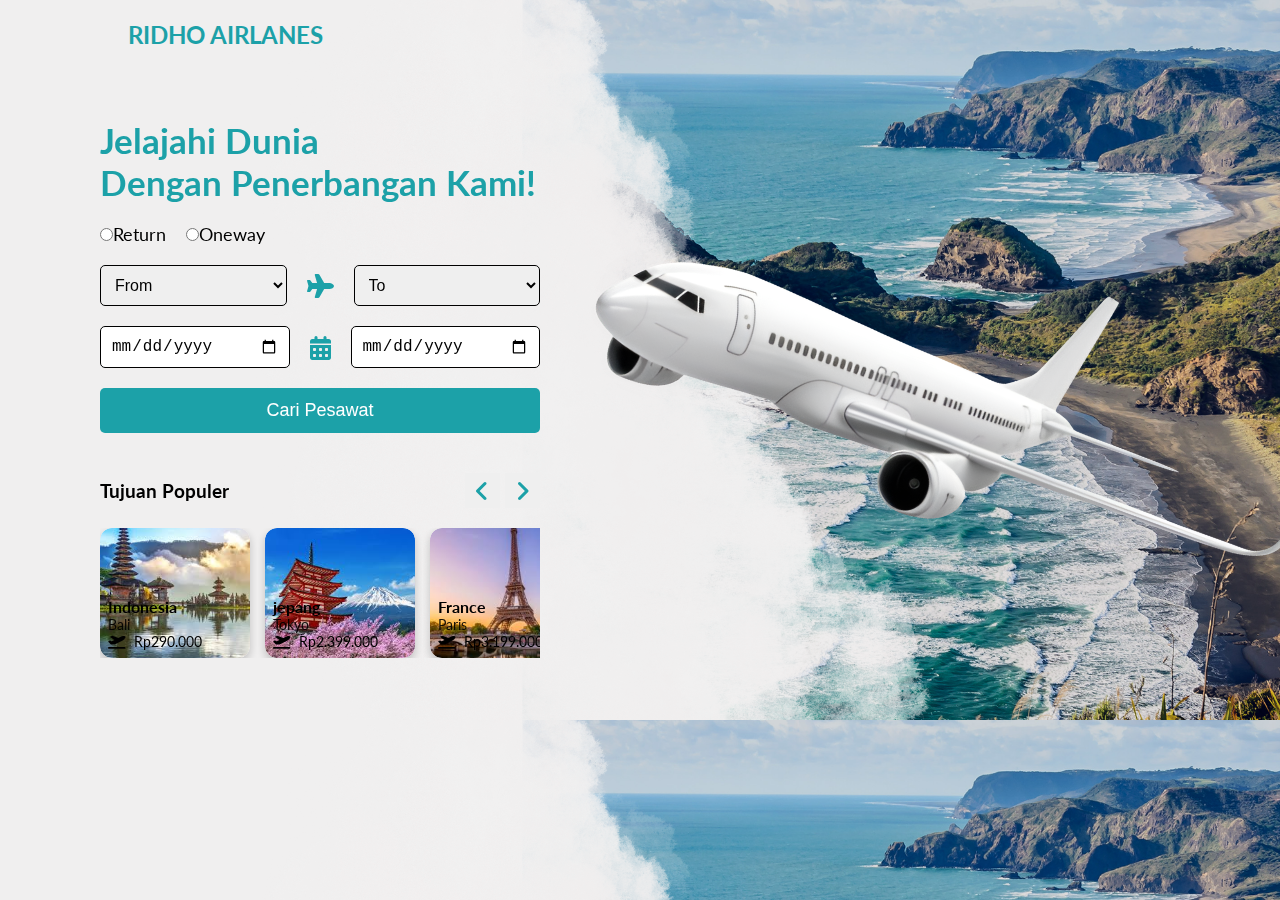
<file: index.html>
<!DOCTYPE html>
<html lang="en">
<head>
    <meta charset="UTF-8">
    <meta name="viewport" content="width=device-width, initial-scale=1.0">
    <title>Pemesanan Tiket Pesawat</title>
    <link rel="stylesheet" href="style.css">
    <link rel="stylesheet" type="text/css" href="https://cdnjs.cloudflare.com/ajax/libs/font-awesome/6.6.0/css/all.min.css">
    <link href="https://unpkg.com/aos@2.3.1/dist/aos.css" rel="stylesheet">
    <link href="tersedia.html">
</head>
<body>
    

    <!-- HEADER-->

    <header>
        <div class="logo">RIDHO AIRLANES</div>
        <div class="menu-icon" id="menuIcon">
            <i class="fa-solid fa-bars"></i>
        </div>
    </header>
    

    <!-- Main Section -->

    <main class="main-container">
        <section class="left-section" data-aos="fade-right" data-aos-duration="3000">
            <div class="content">
                <h1>Jelajahi Dunia<br> Dengan Penerbangan Kami!</h1>
                <form id="bookingForm" action="tersedia.html">
                    <div class="trip-type">
                        <label>
                            <input type="radio" name="tripType" value="return" required>Return
                        </label>
                        <label>
                            <input type="radio" name="tripType" value="oneway" required>Oneway
                        </label>
                    </div>

                    <div class="input-group">
                        <div class="input-wrapper">
                            <select id="takeOff" required>
                                <option value="" disabled selected>From</option>
                                <option value="USA">USA</option>
                                <option value="Canada">Canada</option>
                                <option value="Indonesia">Indonesia</option>
                                <option value="India">India</option>
                                <option value="France">France</option>
                                <option value="Germany">Germany</option>
                                <option value="Mexico">Gerogia</option>
                                <option value="Spain">Spain</option>
                                
                            </select>
                        </div>

                        <div class="icon">
                            <i class="fa-solid fa-plane"></i>
                        </div>

                        <div class="input-wrapper">
                            <select id="arrival" required>
                                <option value="" disabled selected>Arrival</option>
                                <option value="" disabled selected>To</option>
                                <option value="USA">USA</option>
                                <option value="Canada">Canada</option>
                                <option value="Indonesia">Indonesia</option>
                                <option value="India">India</option>
                                <option value="France">France</option>
                                <option value="Germany">Germany</option>
                                <option value="Mexico">Gerogia</option>
                                <option value="Spain">Spain</option>
                            </select>
                        </div>

                    </div>

                    <div class="input-group">
                        <div class="input-wrapper">
                            <input type="date" id="departureDate" name="date" required>
                        </div>

                        <div class="icon">
                            <i class="fa-solid fa-calendar-days"></i>
                        </div>

                        <div class="input-wrapper">
                            <input type="date" id="returnDate" name="date" required>
                        </div>
                    </div>

                    <button type="submit">Cari Pesawat</button>

                      
                    
                </form>
            </div>

            <div class="slider">
                <div class="slider-header">
                    <h2>Tujuan Populer</h2>
                    <div class="slider-buttons">
                        <button id="prev" class="slider-btn">
                            <i class="fa-solid fa-angle-left"></i>
                        </button>

                        <button id="next" class="slider-btn">
                            <i class="fa-solid fa-angle-right"></i>
                        </button>
                    </div>
                </div>

                <div class="slider-container">
                    <div class="slider-images">
                        <div class="slide">
                            <img src="Assets/download.jpeg" alt="Indonesia">
                            <div class="info">
                                <p class="location">Indonesia</p>
                                <p class="sub-location">Bali</p>
                                <div class="price">
                                    <span class="slide-icon"><i class="fa-solid fa-plane-departure"></i></span>
                                    <span>Rp290.000</span>
                                </div>
                            </div>
                        </div>

                        <div class="slide">
                            <img src="Assets/jepang.jpeg" alt="jepang">
                            <div class="info">
                                <p class="location">jepang</p>
                                <p class="sub-location">Tokyo</p>
                                <div class="price">
                                    <span class="slide-icon"><i class="fa-solid fa-plane-departure"></i></span>
                                    <span>Rp2.399.000</span>
                                </div>
                            </div>
                        </div>

                        <div class="slide">
                            <img src="Assets/paris.jpeg" alt="France">
                            <div class="info">
                                <p class="location">France</p>
                                <p class="sub-location">Paris</p>
                                <div class="price">
                                    <span class="slide-icon"><i class="fa-solid fa-plane-departure"></i></span>
                                    <span>Rp3.199.000</span>
                                </div>
                            </div>
                        </div>

                        <div class="slide">
                            <img src="Assets/berlin.jpeg" alt="Germany">
                            <div class="info">
                                <p class="location">Germany</p>
                                <p class="sub-location">Berlin</p>
                                <div class="price">
                                    <span class="slide-icon"><i class="fa-solid fa-plane-departure"></i></span>
                                    <span>Rp2.459.000</span>
                                </div>
                            </div>
                        </div>

                        <div class="slide">
                            <img src="Assets/india.jpeg" alt="India">
                            <div class="info">
                                <p class="location">India</p>
                                <p class="sub-location">Taj Mahal</p>
                                <div class="price">
                                    <span class="slide-icon"><i class="fa-solid fa-plane-departure"></i></span>
                                    <span>Rp1.999.000</span>
                                </div>
                            </div>
                        </div>

                        <div class="slide">
                            <img src="Assets/newyork.jpeg" alt="Greece">
                            <div class="info">
                                <p class="location">USA</p>
                                <p class="sub-location">New York</p>
                                <div class="price">
                                    <span class="slide-icon"><i class="fa-solid fa-plane-departure"></i></span>
                                    <span>Rp5.000.000</span>
                                </div>
                            </div>
                        </div>
                    </div>
                </div>
            </div>
        </section>

        <section class="right-section" data-aos="fade-up-left" data-aos-duration="3000">
            <img src="Assets/plane.png">
        </section>
    </main>


    

    <!-- JavaScript -->
    <script type="text/javascript" src="script.js"></script>
    <!-- AOS JS -->
      <script src="https://unpkg.com/aos@next/dist/aos.js"></script>
  <script>
        AOS.init({
            offset: 1
        });
    </script>
</body>
</html>
</file>
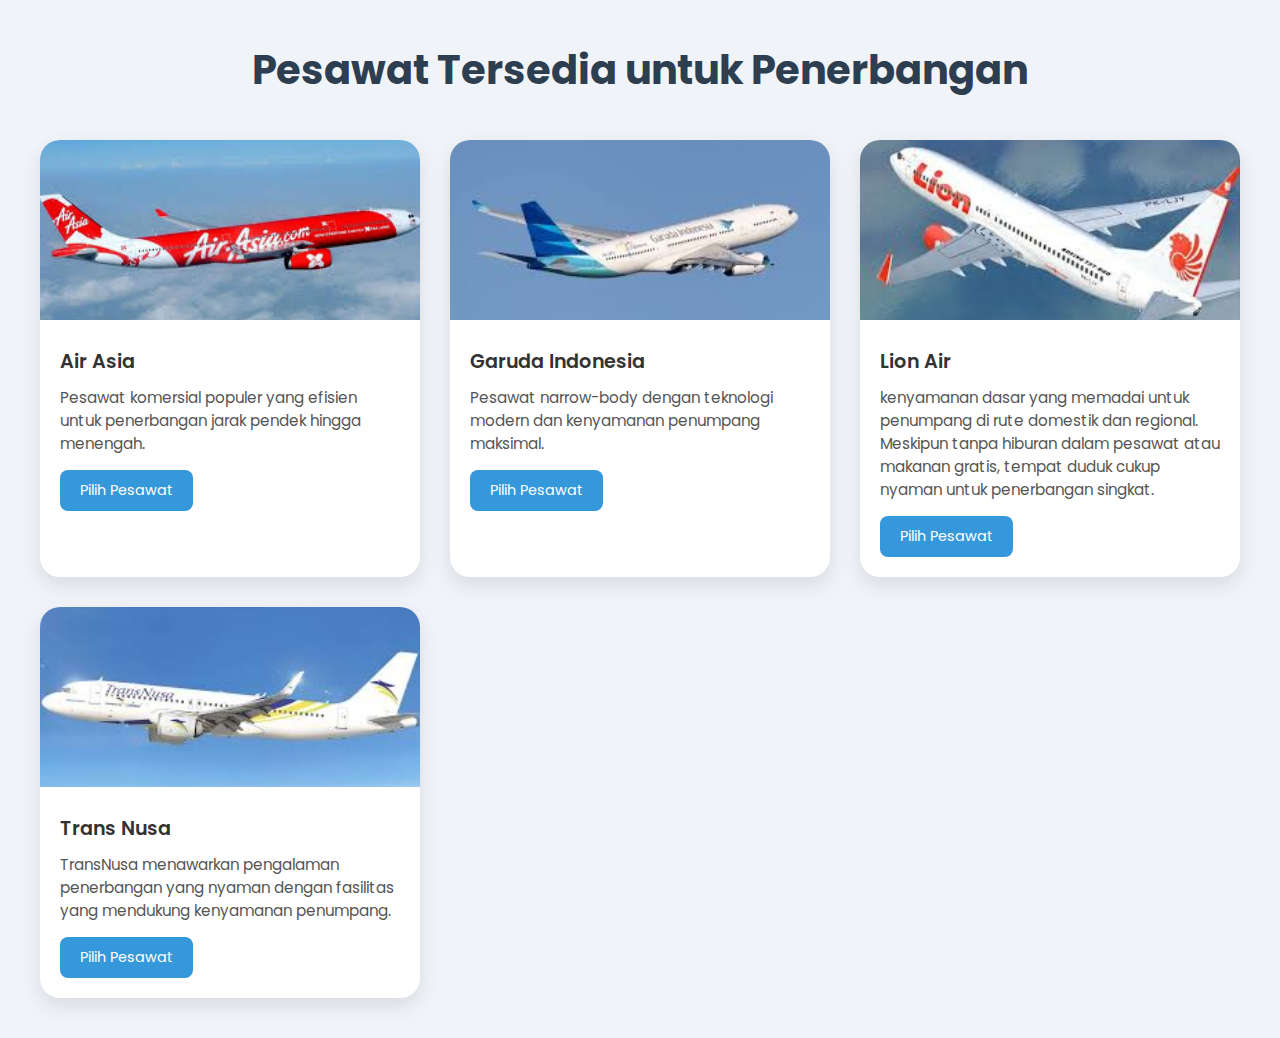
<file: tersedia.html>
<!DOCTYPE html>
<html lang="id">
<head>
  <meta charset="UTF-8" />
  <meta name="viewport" content="width=device-width, initial-scale=1.0"/>
  <title>Daftar Pesawat</title>
  <link href="https://fonts.googleapis.com/css2?family=Poppins:wght@400;600&display=swap" rel="stylesheet"/>
  <link rel="stylesheet" href="pemesanan.css" />
</head>
<body>

  <h1>Pesawat Tersedia untuk Penerbangan</h1>

  <div class="plane-grid">
    <div class="plane-card">
      <img src="Assets/airasia.jpeg" alt="AirAsia" class="plane-img" />
      <div class="plane-info">
        <div class="plane-name">Air Asia</div>
        <div class="plane-desc">Pesawat komersial populer yang efisien untuk penerbangan jarak pendek hingga menengah.</div>
        <a href="#" class="btn">Pilih Pesawat</a>
      </div>
    </div>

    <div class="plane-card">
      <img src="Assets/garuda.jpeg" alt="Garuda Indonesia" class="plane-img" />
      <div class="plane-info">
        <div class="plane-name">Garuda Indonesia</div>
        <div class="plane-desc">Pesawat narrow-body dengan teknologi modern dan kenyamanan penumpang maksimal.</div>
        <a href="#" class="btn">Pilih Pesawat</a>
      </div>
    </div>

    <div class="plane-card">
      <img src="Assets/lion.jpeg" alt="Gulfstream G650" class="plane-img" />
      <div class="plane-info">
        <div class="plane-name">Lion Air</div>
        <div class="plane-desc">kenyamanan dasar yang memadai untuk penumpang di rute domestik dan regional. Meskipun tanpa hiburan dalam pesawat atau makanan gratis, tempat duduk cukup nyaman untuk penerbangan singkat. </div>
        <a href="#" class="btn">Pilih Pesawat</a>
      </div>
    </div>

    <div class="plane-card">
      <img src="Assets/transnusa.jpeg" alt="Trans Nusa" class="plane-img" />
      <div class="plane-info">
        <div class="plane-name">Trans Nusa</div>
        <div class="plane-desc">TransNusa menawarkan pengalaman penerbangan yang nyaman dengan fasilitas yang mendukung kenyamanan penumpang.</div>
        <a href="#" class="btn">Pilih Pesawat</a>
      </div>
    </div>
  </div>

</body>
</html>
</file>
<file: style.css>
/*========Google Fonts=======*/
@import url('https://fonts.googleapis.com/css2?family=Lato:ital,wght@0,100;0,300;0,400;0,700;0,900;1,100;1,300;1,400;1,700;1,900&family=Quattrocento:wght@400;700&display=swap');

/* General Styles */
 *{
  padding: 0;
  margin: 0;
  box-sizing: border-box;
  list-style: none;
  text-decoration: none;
}

body{
  background-image: url(Assets/bg.png);
  font-family: "Lato", sans-serif;
  overflow: hidden;
}

/* Color Variables */

:root{
  --black-color: #000000;
  --white-color: #ffffff;
  --main-color: #1ca1a8;
  --dark-color: #148b94;
  --glass-bg: rgba(255, 255, 255, 0.1);
  --h1-font: "Quattrocento", serif;;
}

/* Header Styles */

header{
    display: flex;
    align-items: center;
    justify-content: space-between;
    padding: 20px 10%;
}

.logo{
    font-size: 24px;
    font-weight: bold;
    color: var(--main-color);
    text-transform: uppercase;
}

nav{
    flex: 1;
    display: flex;
    justify-content: center;
}


/* Navbar Styles */

.navbar{
    display: flex;
    gap: 30px;
}

.navbar a{
    display: inline-block;
    font-size: 1rem;
    font-weight: 400;
    color: var(--black-color);
    border-bottom: 2px solid transparent;
    transition: all .8s ease;
}

.navbar a:hover{
    border-bottom: 2px solid var(--main-color);
}

/* Menu Icon Styles */

.menu-icon{
    font-size: 24px;
    cursor: pointer;
    display: none;
}

/* Main Styles */

.main-container{
    display: flex;
}

/* Left Section Styles */

.left-section{
    width: 50%;
    padding: 50px 100px;
}

/* Content Section Styles */

.content h1{
    font-size: 35px;
    margin-bottom: 20px;
    color: var(--main-color);
}

#bookingForm{
    display: flex;
    flex-direction: column;
    gap: 20px;
}

.trip-type{
    display: flex;
    gap: 20px;
    font-size: 18px;
}

.input-group{
    display: flex;
    align-items: center;
    gap: 20px;
}

.input-wrapper{
    flex: 1;
}

#takeOff, #arrival, #departureDate, #returnDate{
    width: 100%;
    padding: 10px;
    border: 1px solid var(--black-color);
    border-radius: 5px;
    font-size: 16px;
    outline: none;
}

.icon{
    font-size: 24px;
    color: var(--main-color);
}

button[type="submit"]{
    padding: 12px 20px;
    font-size: 18px;
    color: var(--white-color);
    background-color: var(--main-color);
    border: none;
    border-radius: 5px;
    cursor: pointer;
}

button[type="submit"]:hover{
    background-color: var(--dark-color);
}
/* Slider Styles */

.slider{
    margin-top: 40px;
}

.slider-header{
    display: flex;
    align-items: center;
    justify-content: space-between;
    margin-bottom: 20px;
    gap: 30px;
}

.slider-buttons{
    display: flex;
    gap: 5px;
}

.slider-header h2{
    font-size: 1.2rem;
    font-weight: bold;
}

.slider-btn{
    color: var(--main-color);
    border: none;
    width: 35px;
    height: 35px;
    display: flex;
    align-items: center;
    justify-content: center;
    font-size: 1.5rem;
    cursor: pointer;
    transition: background-color: 0.4s ease;
}

.slider-btn:hover{
    color: var(--dark-color);
}

.slider-container{
    position: relative;
    overflow: hidden;
    width: 100%;
    display: flex;
    align-items: center;
}

.slider-images{
    display: flex;
    transition: transform 0.3s ease;
    gap: 15px;
}

.slide{
    position: relative;
    width: 150px;
    height: 130px;
    overflow: hidden;
    border-radius: 12px;
    box-shadow: 0px 4px 8px rgba(0, 0, 0, 0.2);
}

.slide img{
    width: 100%;
    height: 100%;
    object-fit: cover;
    border-radius: 12px;
}

.info{
    position: absolute;
    bottom: 8px;
    left: 8px;
    color: var(--black-color);
    font-size: 16px;
}

.location{
    font-weight: bold;
}

.sub-location{
    font-size: 14px;
    opacity: 0.9;
}

.price{
    font-size: 14px;
}

.slide-icon{
    margin-right: 4px;
}

#prev{
    left: 0;
}

#next{
    right: 0;
}
/* Right Section Styles */

.right-section{
    width: 50%;
    display: flex;
    align-items: center;
    justify-content: center;
}

.right-section img{
    transform: rotate(20deg);
    width: 130%;
    border-radius: 10px;
}

/* Responsive Styles */

@media (max-width: 768px) {
    body {
        background: url(Assets/bg1.png) center center / cover no-repeat;
        overflow-x: hidden;
    }

    header {
        padding: 25px 5%;
        background-color: var(--white-color);
    }

    .menu-icon {
        display: block;
        font-size: 35px;
        cursor: pointer;
        position: absolute;
        right: 40px;
        top: 30px;
        color: var(--main-color);
        z-index: 10001; /* Ensures it’s on top of the navbar */
    }

    /* Navbar styling for overlay effect */
    .navbar {
        display: flex;
        flex-direction: column;
        align-items: center;
        justify-content: center;
        background-color: var(--glass-bg);
        backdrop-filter: blur(20px);
        position: fixed;
        top: 0;
        right: -100%; /* Hidden by default */
        width: 100%;
        height: 100vh;
        transition: right 0.5s ease;
        z-index: 10000; /* High z-index to overlay all content */
    }

    .navbar a {
        font-size: 1.9rem;
        margin: 15px 0;
        color: var(--black-color);
        text-align: center;
    }

    .navbar.active {
        right: 0; /* Shows navbar when active */
    }

    .logo {
        font-size: 35px;
    }

    /* Main container adjustments */
    .main-container {
        flex-direction: column;
        position: relative;
        z-index: 1; /* Lower than navbar */
        overflow: hidden; /* Prevents overflow issues */
    }

    .right-section, .left-section {
        width: 100%;
        padding: 20px;
    }

    .right-section {
        order: -1;
        justify-content: center;
    }

    .right-section img {
        content: url(Assets/plane1.png);
        width: 100%;
        transform: none;
    }

    /* Prevents form and slider from overflowing */
    form, .slider {
        position: relative;
        z-index: 1;
        overflow: hidden;
    }
}
</file>
<file: pemesanan.css>
* {
    box-sizing: border-box;
    margin: 0;
    padding: 0;
  }
  
  body {
    font-family: 'Poppins', sans-serif;
    background: #f0f4f8;
    color: #333;
    padding: 40px;
  }
  
  h1 {
    text-align: center;
    margin-bottom: 40px;
    font-size: 2.5rem;
    color: #2c3e50;
  }
  
  .plane-grid {
    display: grid;
    grid-template-columns: repeat(auto-fit, minmax(280px, 1fr));
    gap: 30px;
  }
  
  .plane-card {
    background: white;
    border-radius: 20px;
    box-shadow: 0 8px 20px rgba(0,0,0,0.1);
    overflow: hidden;
    transition: transform 0.3s, box-shadow 0.3s;
  }
  
  .plane-card:hover {
    transform: translateY(-8px);
    box-shadow: 0 12px 25px rgba(0,0,0,0.15);
  }
  
  .plane-img {
    width: 100%;
    height: 180px;
    object-fit: cover;
  }
  
  .plane-info {
    padding: 20px;
  }
  
  .plane-name {
    font-size: 1.2rem;
    font-weight: 600;
    margin-bottom: 10px;
  }
  
  .plane-desc {
    font-size: 0.95rem;
    color: #555;
    margin-bottom: 15px;
  }
  
  .btn {
    display: inline-block;
    padding: 10px 20px;
    background: #3498db;
    color: white;
    border: none;
    border-radius: 8px;
    text-decoration: none;
    font-size: 0.9rem;
    transition: background 0.3s;
  }
  
  .btn:hover {
    background: #2980b9;
  }
</file>
